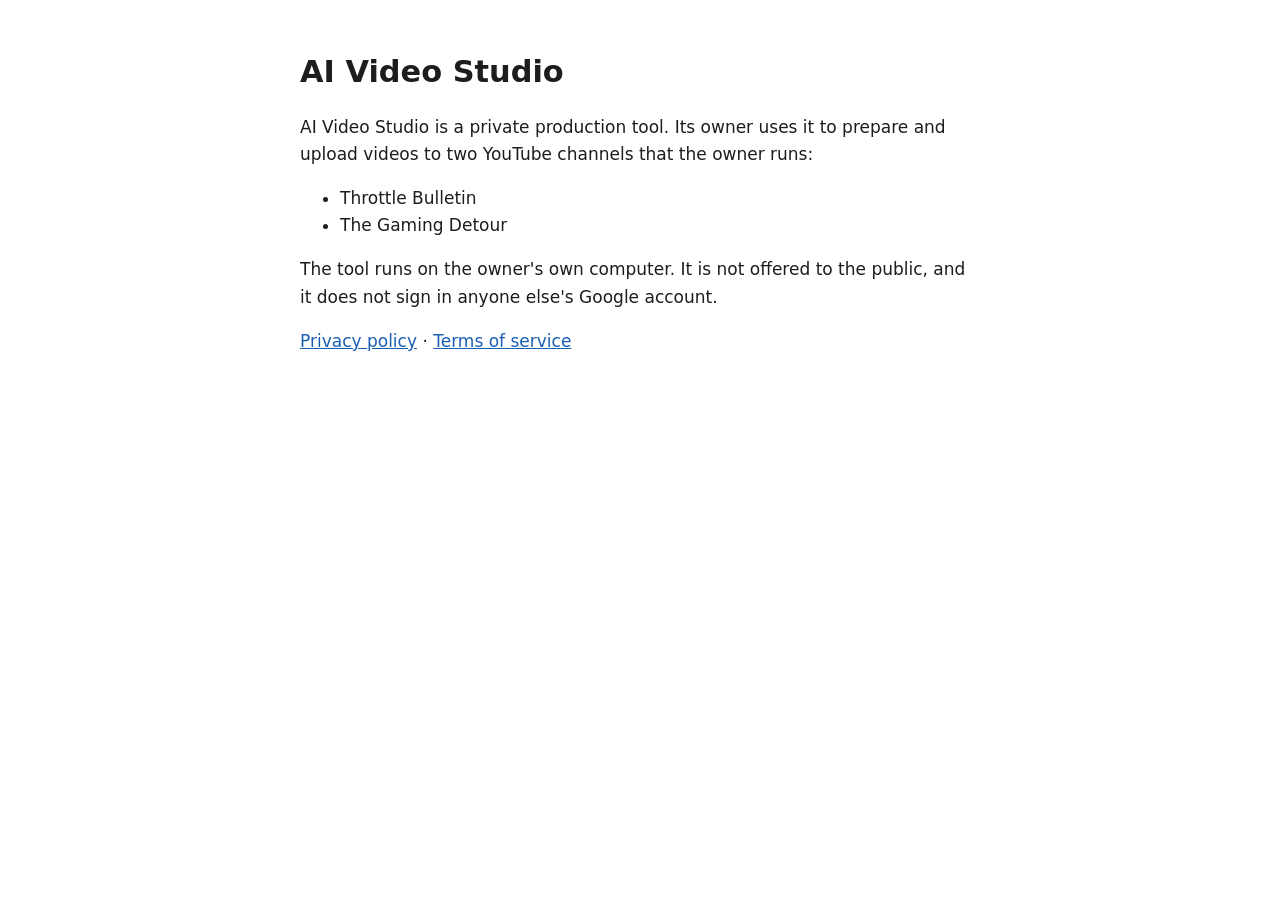
<file: index.html>
<!doctype html>
<html lang="en">
<head>
<meta charset="utf-8">
<meta name="viewport" content="width=device-width, initial-scale=1">
<title>AI Video Studio</title>
<link rel="stylesheet" href="style.css">
</head>
<body>
<main>
<h1>AI Video Studio</h1>
<p>AI Video Studio is a private production tool. Its owner uses it to prepare and upload videos to two YouTube channels that the owner runs:</p>
<ul>
<li>Throttle Bulletin</li>
<li>The Gaming Detour</li>
</ul>
<p>The tool runs on the owner's own computer. It is not offered to the public, and it does not sign in anyone else's Google account.</p>
<p><a href="privacy.html">Privacy policy</a> · <a href="terms.html">Terms of service</a></p>
</main>
</body>
</html>
</file>
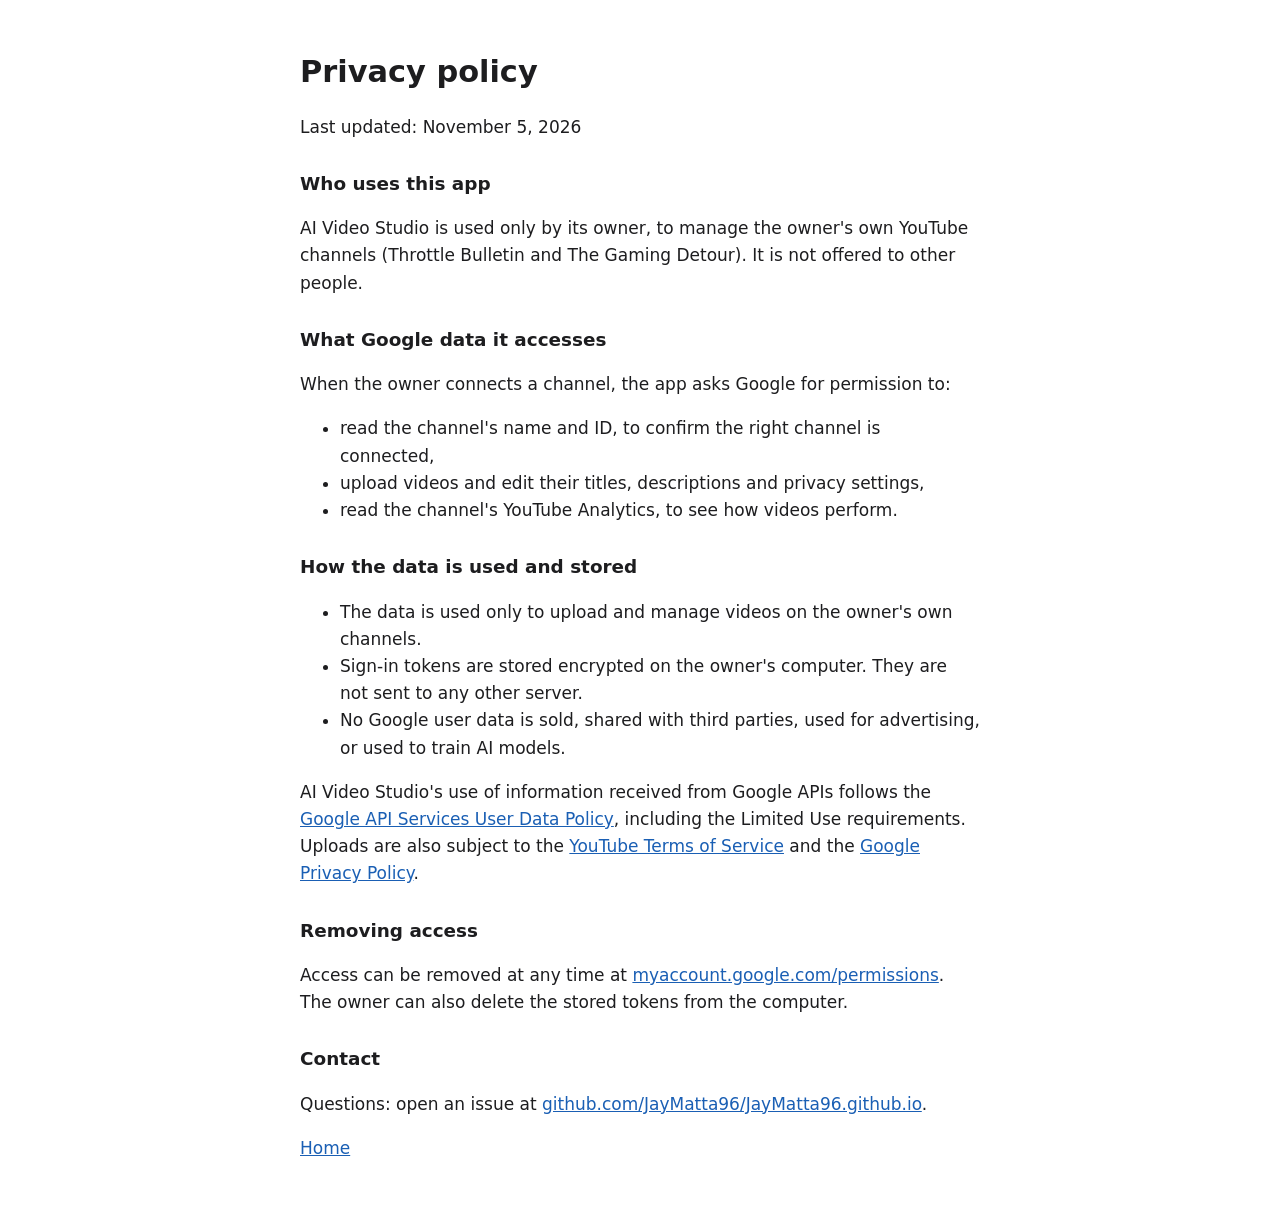
<file: privacy.html>
<!doctype html>
<html lang="en">
<head>
<meta charset="utf-8">
<meta name="viewport" content="width=device-width, initial-scale=1">
<title>Privacy Policy · AI Video Studio</title>
<link rel="stylesheet" href="style.css">
</head>
<body>
<main>
<h1>Privacy policy</h1>
<p>Last updated: November 5, 2026</p>

<h2>Who uses this app</h2>
<p>AI Video Studio is used only by its owner, to manage the owner's own YouTube channels (Throttle Bulletin and The Gaming Detour). It is not offered to other people.</p>

<h2>What Google data it accesses</h2>
<p>When the owner connects a channel, the app asks Google for permission to:</p>
<ul>
<li>read the channel's name and ID, to confirm the right channel is connected,</li>
<li>upload videos and edit their titles, descriptions and privacy settings,</li>
<li>read the channel's YouTube Analytics, to see how videos perform.</li>
</ul>

<h2>How the data is used and stored</h2>
<ul>
<li>The data is used only to upload and manage videos on the owner's own channels.</li>
<li>Sign-in tokens are stored encrypted on the owner's computer. They are not sent to any other server.</li>
<li>No Google user data is sold, shared with third parties, used for advertising, or used to train AI models.</li>
</ul>
<p>AI Video Studio's use of information received from Google APIs follows the <a href="https://developers.google.com/terms/api-services-user-data-policy">Google API Services User Data Policy</a>, including the Limited Use requirements. Uploads are also subject to the <a href="https://www.youtube.com/t/terms">YouTube Terms of Service</a> and the <a href="https://policies.google.com/privacy">Google Privacy Policy</a>.</p>

<h2>Removing access</h2>
<p>Access can be removed at any time at <a href="https://myaccount.google.com/permissions">myaccount.google.com/permissions</a>. The owner can also delete the stored tokens from the computer.</p>

<h2>Contact</h2>
<p>Questions: open an issue at <a href="https://github.com/JayMatta96/JayMatta96.github.io/issues">github.com/JayMatta96/JayMatta96.github.io</a>.</p>
<p><a href="index.html">Home</a></p>
</main>
</body>
</html>
</file>
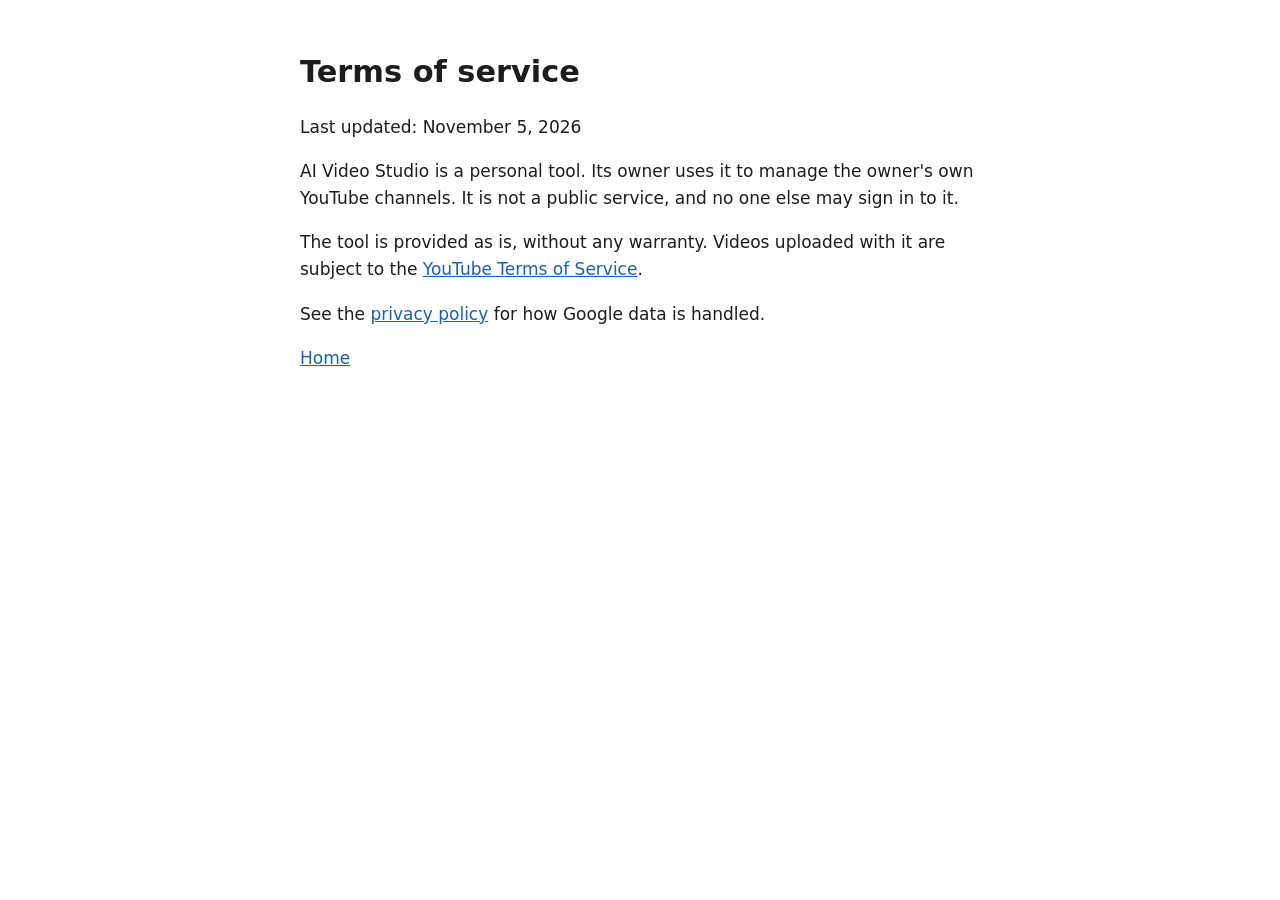
<file: terms.html>
<!doctype html>
<html lang="en">
<head>
<meta charset="utf-8">
<meta name="viewport" content="width=device-width, initial-scale=1">
<title>Terms of Service · AI Video Studio</title>
<link rel="stylesheet" href="style.css">
</head>
<body>
<main>
<h1>Terms of service</h1>
<p>Last updated: November 5, 2026</p>
<p>AI Video Studio is a personal tool. Its owner uses it to manage the owner's own YouTube channels. It is not a public service, and no one else may sign in to it.</p>
<p>The tool is provided as is, without any warranty. Videos uploaded with it are subject to the <a href="https://www.youtube.com/t/terms">YouTube Terms of Service</a>.</p>
<p>See the <a href="privacy.html">privacy policy</a> for how Google data is handled.</p>
<p><a href="index.html">Home</a></p>
</main>
</body>
</html>
</file>
<file: style.css>
:root { --bg: #ffffff; --text: #1d1d1f; --muted: #5f6368; --link: #1a5fb4; }
@media (prefers-color-scheme: dark) { :root { --bg: #141416; --text: #ececec; --muted: #a0a0a8; --link: #8ab4f8; } }
body { margin: 0; background: var(--bg); color: var(--text); font: 17px/1.6 system-ui, -apple-system, "Segoe UI", sans-serif; }
main { max-width: 680px; margin: 0 auto; padding: 48px 16px; }
h1 { font-size: 1.9rem; margin: 0 0 16px; }
h2 { font-size: 1.15rem; margin: 28px 0 8px; }
a { color: var(--link); }
</file>
